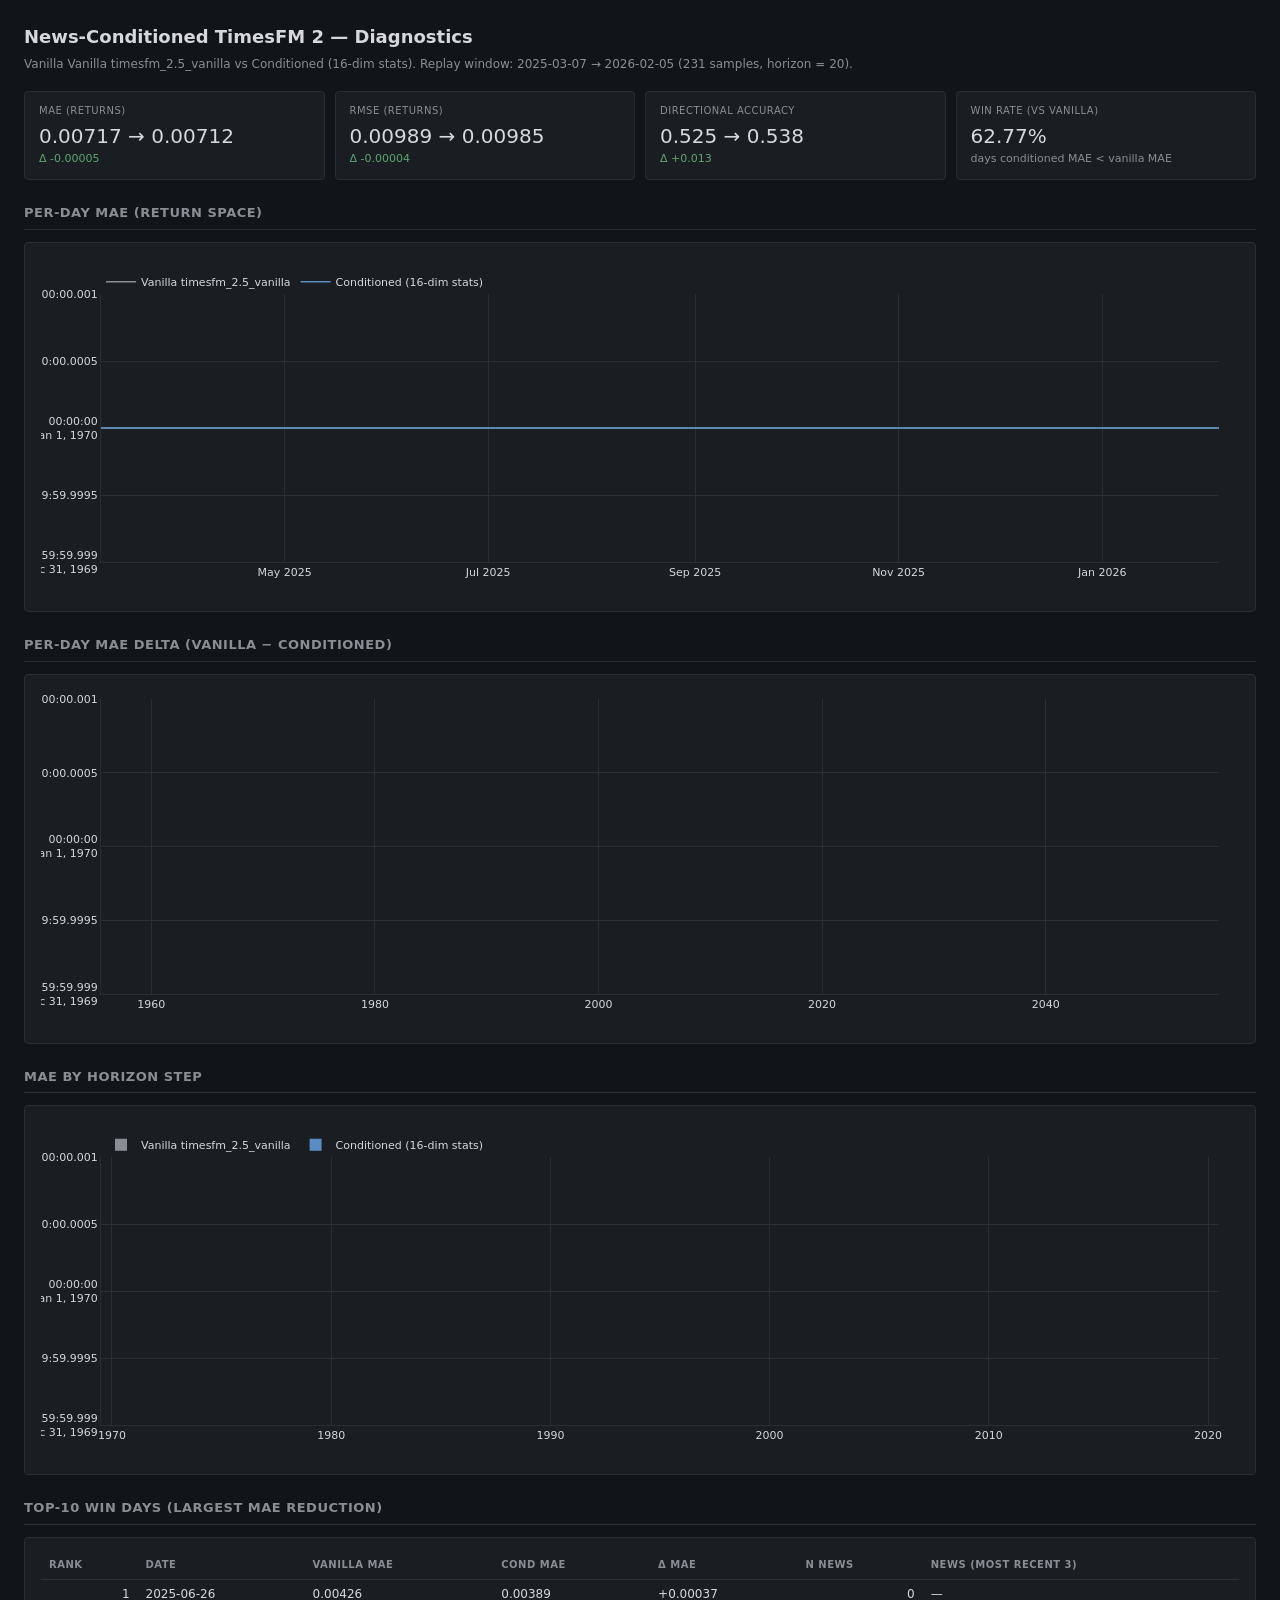
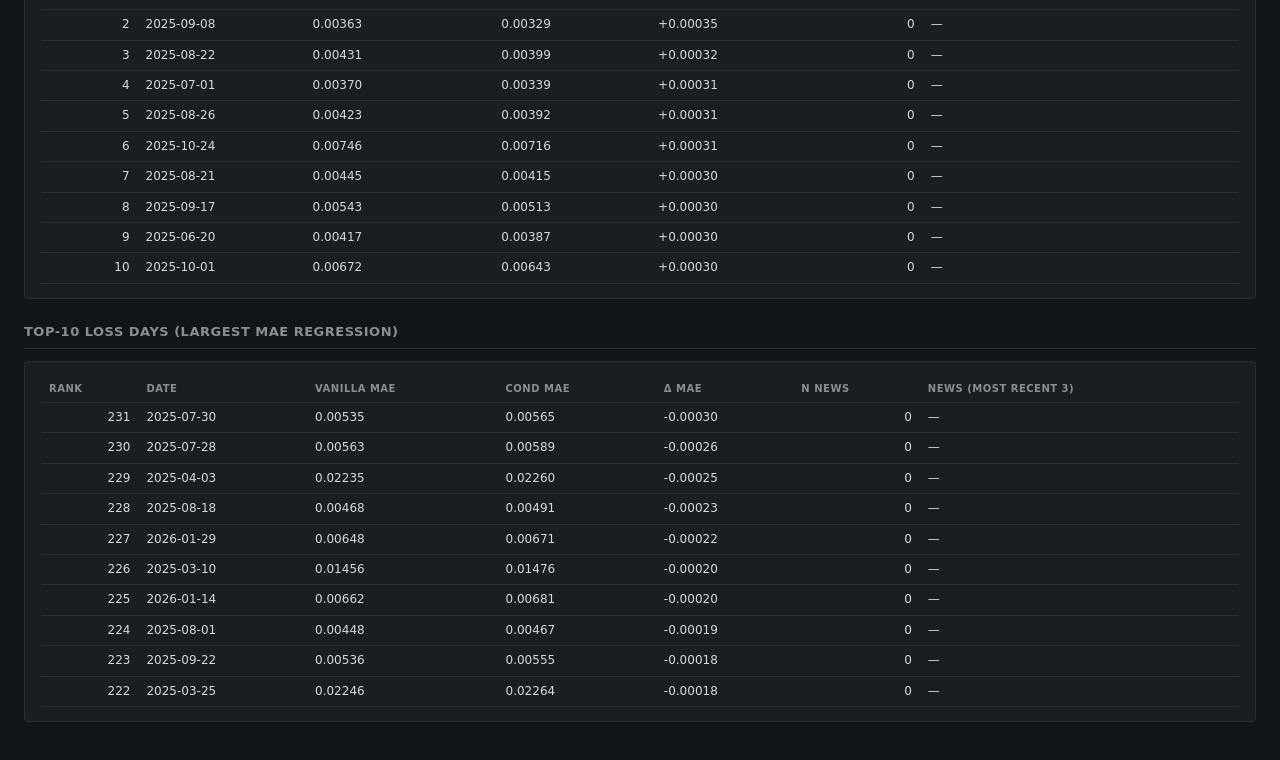
<file: data/conditioning/diagnostics.html>
<!doctype html>
<html lang="en"><head><meta charset="utf-8" />
<title>Conditioning diagnostics</title>
<script src="https://cdn.plot.ly/plotly-2.35.2.min.js"></script>
<style>
  :root {
    --bg:#111418; --panel:#1a1d22; --panel-2:#15181c; --line:#2a2e34;
    --line-2:#353a41; --ink:#d6d8db; --ink-soft:#8a8e94; --ink-dim:#5e6268;
    --accent:#5a8cc4; --green:#5fa572; --red:#c46060; --amber:#c89860;
  }
  body { margin:0; padding:24px; background:var(--bg); color:var(--ink);
         font:13px/1.45 ui-sans-serif, system-ui, sans-serif;
         font-feature-settings:"tnum"; }
  h1 { font-size:18px; font-weight:600; margin:0 0 6px; }
  h2 { font-size:13px; font-weight:600; color:var(--ink-soft);
        text-transform:uppercase; letter-spacing:0.5px;
        border-bottom:1px solid var(--line); padding-bottom:6px; margin:24px 0 12px; }
  .sub { color:var(--ink-soft); margin:0 0 18px; font-size:12px; }
  .panel { background:var(--panel); border:1px solid var(--line); border-radius:4px;
            padding:14px 16px; margin-bottom:14px; }
  .kpis { display:grid; grid-template-columns:repeat(4,1fr); gap:10px; margin-bottom:14px; }
  .kpi  { background:var(--panel); border:1px solid var(--line); border-radius:4px; padding:12px 14px; }
  .kpi-l { font-size:10px; color:var(--ink-soft); text-transform:uppercase; letter-spacing:0.5px; }
  .kpi-v { font-size:20px; font-weight:500; margin-top:3px; font-variant-numeric:tabular-nums; }
  .kpi-d { font-size:11px; color:var(--ink-soft); font-variant-numeric:tabular-nums; }
  .pos { color:var(--green); }  .neg { color:var(--red); }
  table { width:100%; border-collapse:collapse; font-variant-numeric:tabular-nums; }
  th,td { padding:6px 8px; border-bottom:1px solid var(--line); text-align:left; font-size:12px; }
  th  { font-size:10px; text-transform:uppercase; letter-spacing:0.5px; color:var(--ink-soft); }
  .num { text-align:right; }
  .chart { width:100%; height:340px; }
</style></head>
<body>

<h1>News-Conditioned TimesFM 2 — Diagnostics</h1>
<p class="sub">Vanilla Vanilla timesfm_2.5_vanilla vs Conditioned (16-dim stats).
   Replay window: 2025-03-07 → 2026-02-05 (231 samples, horizon = 20).</p>

<div class="kpis">
  <div class="kpi"><div class="kpi-l">MAE (returns)</div>
       <div class="kpi-v">0.00717 → 0.00712</div>
       <div class="kpi-d pos">Δ -0.00005</div></div>
  <div class="kpi"><div class="kpi-l">RMSE (returns)</div>
       <div class="kpi-v">0.00989 → 0.00985</div>
       <div class="kpi-d pos">Δ -0.00004</div></div>
  <div class="kpi"><div class="kpi-l">Directional accuracy</div>
       <div class="kpi-v">0.525 → 0.538</div>
       <div class="kpi-d pos">Δ +0.013</div></div>
  <div class="kpi"><div class="kpi-l">Win rate (vs vanilla)</div>
       <div class="kpi-v">62.77%</div>
       <div class="kpi-d">days conditioned MAE &lt; vanilla MAE</div></div>
</div>

<h2>Per-day MAE (return space)</h2>
<div class="panel"><div id="chart-perday" class="chart"></div></div>

<h2>Per-day MAE delta (vanilla − conditioned)</h2>
<div class="panel"><div id="chart-delta" class="chart"></div></div>

<h2>MAE by horizon step</h2>
<div class="panel"><div id="chart-horizon" class="chart"></div></div>

<h2>Top-10 win days (largest MAE reduction)</h2>
<div class="panel"><table><thead><tr><th>rank</th><th>date</th><th>vanilla MAE</th><th>cond MAE</th><th>Δ MAE</th><th>n news</th><th>news (most recent 3)</th></tr></thead><tbody><tr><td class="num">1</td><td class="">2025-06-26</td><td class="">0.00426</td><td class="">0.00389</td><td class="">+0.00037</td><td class="num">0</td><td class="">—</td></tr><tr><td class="num">2</td><td class="">2025-09-08</td><td class="">0.00363</td><td class="">0.00329</td><td class="">+0.00035</td><td class="num">0</td><td class="">—</td></tr><tr><td class="num">3</td><td class="">2025-08-22</td><td class="">0.00431</td><td class="">0.00399</td><td class="">+0.00032</td><td class="num">0</td><td class="">—</td></tr><tr><td class="num">4</td><td class="">2025-07-01</td><td class="">0.00370</td><td class="">0.00339</td><td class="">+0.00031</td><td class="num">0</td><td class="">—</td></tr><tr><td class="num">5</td><td class="">2025-08-26</td><td class="">0.00423</td><td class="">0.00392</td><td class="">+0.00031</td><td class="num">0</td><td class="">—</td></tr><tr><td class="num">6</td><td class="">2025-10-24</td><td class="">0.00746</td><td class="">0.00716</td><td class="">+0.00031</td><td class="num">0</td><td class="">—</td></tr><tr><td class="num">7</td><td class="">2025-08-21</td><td class="">0.00445</td><td class="">0.00415</td><td class="">+0.00030</td><td class="num">0</td><td class="">—</td></tr><tr><td class="num">8</td><td class="">2025-09-17</td><td class="">0.00543</td><td class="">0.00513</td><td class="">+0.00030</td><td class="num">0</td><td class="">—</td></tr><tr><td class="num">9</td><td class="">2025-06-20</td><td class="">0.00417</td><td class="">0.00387</td><td class="">+0.00030</td><td class="num">0</td><td class="">—</td></tr><tr><td class="num">10</td><td class="">2025-10-01</td><td class="">0.00672</td><td class="">0.00643</td><td class="">+0.00030</td><td class="num">0</td><td class="">—</td></tr></tbody></table></div>

<h2>Top-10 loss days (largest MAE regression)</h2>
<div class="panel"><table><thead><tr><th>rank</th><th>date</th><th>vanilla MAE</th><th>cond MAE</th><th>Δ MAE</th><th>n news</th><th>news (most recent 3)</th></tr></thead><tbody><tr><td class="num">231</td><td class="">2025-07-30</td><td class="">0.00535</td><td class="">0.00565</td><td class="">-0.00030</td><td class="num">0</td><td class="">—</td></tr><tr><td class="num">230</td><td class="">2025-07-28</td><td class="">0.00563</td><td class="">0.00589</td><td class="">-0.00026</td><td class="num">0</td><td class="">—</td></tr><tr><td class="num">229</td><td class="">2025-04-03</td><td class="">0.02235</td><td class="">0.02260</td><td class="">-0.00025</td><td class="num">0</td><td class="">—</td></tr><tr><td class="num">228</td><td class="">2025-08-18</td><td class="">0.00468</td><td class="">0.00491</td><td class="">-0.00023</td><td class="num">0</td><td class="">—</td></tr><tr><td class="num">227</td><td class="">2026-01-29</td><td class="">0.00648</td><td class="">0.00671</td><td class="">-0.00022</td><td class="num">0</td><td class="">—</td></tr><tr><td class="num">226</td><td class="">2025-03-10</td><td class="">0.01456</td><td class="">0.01476</td><td class="">-0.00020</td><td class="num">0</td><td class="">—</td></tr><tr><td class="num">225</td><td class="">2026-01-14</td><td class="">0.00662</td><td class="">0.00681</td><td class="">-0.00020</td><td class="num">0</td><td class="">—</td></tr><tr><td class="num">224</td><td class="">2025-08-01</td><td class="">0.00448</td><td class="">0.00467</td><td class="">-0.00019</td><td class="num">0</td><td class="">—</td></tr><tr><td class="num">223</td><td class="">2025-09-22</td><td class="">0.00536</td><td class="">0.00555</td><td class="">-0.00018</td><td class="num">0</td><td class="">—</td></tr><tr><td class="num">222</td><td class="">2025-03-25</td><td class="">0.02246</td><td class="">0.02264</td><td class="">-0.00018</td><td class="num">0</td><td class="">—</td></tr></tbody></table></div>

<script>
  const PLOTLY_FONT = { color:"#d6d8db", family:"ui-sans-serif, system-ui, sans-serif", size:11 };
  const AXIS = { gridcolor:"#2a2e34", linecolor:"#2a2e34", zerolinecolor:"#2a2e34" };
  const LAYOUT_BASE = {
    margin:{t:10,r:20,b:35,l:60},
    paper_bgcolor:"rgba(0,0,0,0)", plot_bgcolor:"rgba(0,0,0,0)",
    font:PLOTLY_FONT,
    xaxis:AXIS, yaxis:AXIS,
    legend:{ orientation:"h", x:0, y:1.10, font:{size:11} },
  };

  Plotly.react("chart-perday", [{"x": ["2025-03-07T00:00:00", "2025-03-10T00:00:00", "2025-03-11T00:00:00", "2025-03-12T00:00:00", "2025-03-13T00:00:00", "2025-03-14T00:00:00", "2025-03-17T00:00:00", "2025-03-18T00:00:00", "2025-03-19T00:00:00", "2025-03-20T00:00:00", "2025-03-21T00:00:00", "2025-03-24T00:00:00", "2025-03-25T00:00:00", "2025-03-26T00:00:00", "2025-03-27T00:00:00", "2025-03-28T00:00:00", "2025-03-31T00:00:00", "2025-04-01T00:00:00", "2025-04-02T00:00:00", "2025-04-03T00:00:00", "2025-04-04T00:00:00", "2025-04-07T00:00:00", "2025-04-08T00:00:00", "2025-04-09T00:00:00", "2025-04-10T00:00:00", "2025-04-11T00:00:00", "2025-04-14T00:00:00", "2025-04-15T00:00:00", "2025-04-16T00:00:00", "2025-04-17T00:00:00", "2025-04-21T00:00:00", "2025-04-22T00:00:00", "2025-04-23T00:00:00", "2025-04-24T00:00:00", "2025-04-25T00:00:00", "2025-04-28T00:00:00", "2025-04-29T00:00:00", "2025-04-30T00:00:00", "2025-05-01T00:00:00", "2025-05-02T00:00:00", "2025-05-05T00:00:00", "2025-05-06T00:00:00", "2025-05-07T00:00:00", "2025-05-08T00:00:00", "2025-05-09T00:00:00", "2025-05-12T00:00:00", "2025-05-13T00:00:00", "2025-05-14T00:00:00", "2025-05-15T00:00:00", "2025-05-16T00:00:00", "2025-05-19T00:00:00", "2025-05-20T00:00:00", "2025-05-21T00:00:00", "2025-05-22T00:00:00", "2025-05-23T00:00:00", "2025-05-27T00:00:00", "2025-05-28T00:00:00", "2025-05-29T00:00:00", "2025-05-30T00:00:00", "2025-06-02T00:00:00", "2025-06-03T00:00:00", "2025-06-04T00:00:00", "2025-06-05T00:00:00", "2025-06-06T00:00:00", "2025-06-09T00:00:00", "2025-06-10T00:00:00", "2025-06-11T00:00:00", "2025-06-12T00:00:00", "2025-06-13T00:00:00", "2025-06-16T00:00:00", "2025-06-17T00:00:00", "2025-06-18T00:00:00", "2025-06-20T00:00:00", "2025-06-23T00:00:00", "2025-06-24T00:00:00", "2025-06-25T00:00:00", "2025-06-26T00:00:00", "2025-06-27T00:00:00", "2025-06-30T00:00:00", "2025-07-01T00:00:00", "2025-07-02T00:00:00", "2025-07-03T00:00:00", "2025-07-07T00:00:00", "2025-07-08T00:00:00", "2025-07-09T00:00:00", "2025-07-10T00:00:00", "2025-07-11T00:00:00", "2025-07-14T00:00:00", "2025-07-15T00:00:00", "2025-07-16T00:00:00", "2025-07-17T00:00:00", "2025-07-18T00:00:00", "2025-07-21T00:00:00", "2025-07-22T00:00:00", "2025-07-23T00:00:00", "2025-07-24T00:00:00", "2025-07-25T00:00:00", "2025-07-28T00:00:00", "2025-07-29T00:00:00", "2025-07-30T00:00:00", "2025-07-31T00:00:00", "2025-08-01T00:00:00", "2025-08-04T00:00:00", "2025-08-05T00:00:00", "2025-08-06T00:00:00", "2025-08-07T00:00:00", "2025-08-08T00:00:00", "2025-08-11T00:00:00", "2025-08-12T00:00:00", "2025-08-13T00:00:00", "2025-08-14T00:00:00", "2025-08-15T00:00:00", "2025-08-18T00:00:00", "2025-08-19T00:00:00", "2025-08-20T00:00:00", "2025-08-21T00:00:00", "2025-08-22T00:00:00", "2025-08-25T00:00:00", "2025-08-26T00:00:00", "2025-08-27T00:00:00", "2025-08-28T00:00:00", "2025-08-29T00:00:00", "2025-09-02T00:00:00", "2025-09-03T00:00:00", "2025-09-04T00:00:00", "2025-09-05T00:00:00", "2025-09-08T00:00:00", "2025-09-09T00:00:00", "2025-09-10T00:00:00", "2025-09-11T00:00:00", "2025-09-12T00:00:00", "2025-09-15T00:00:00", "2025-09-16T00:00:00", "2025-09-17T00:00:00", "2025-09-18T00:00:00", "2025-09-19T00:00:00", "2025-09-22T00:00:00", "2025-09-23T00:00:00", "2025-09-24T00:00:00", "2025-09-25T00:00:00", "2025-09-26T00:00:00", "2025-09-29T00:00:00", "2025-09-30T00:00:00", "2025-10-01T00:00:00", "2025-10-02T00:00:00", "2025-10-03T00:00:00", "2025-10-06T00:00:00", "2025-10-07T00:00:00", "2025-10-08T00:00:00", "2025-10-09T00:00:00", "2025-10-10T00:00:00", "2025-10-13T00:00:00", "2025-10-14T00:00:00", "2025-10-15T00:00:00", "2025-10-16T00:00:00", "2025-10-17T00:00:00", "2025-10-20T00:00:00", "2025-10-21T00:00:00", "2025-10-22T00:00:00", "2025-10-23T00:00:00", "2025-10-24T00:00:00", "2025-10-27T00:00:00", "2025-10-28T00:00:00", "2025-10-29T00:00:00", "2025-10-30T00:00:00", "2025-10-31T00:00:00", "2025-11-03T00:00:00", "2025-11-04T00:00:00", "2025-11-05T00:00:00", "2025-11-06T00:00:00", "2025-11-07T00:00:00", "2025-11-10T00:00:00", "2025-11-11T00:00:00", "2025-11-12T00:00:00", "2025-11-13T00:00:00", "2025-11-14T00:00:00", "2025-11-17T00:00:00", "2025-11-18T00:00:00", "2025-11-19T00:00:00", "2025-11-20T00:00:00", "2025-11-21T00:00:00", "2025-11-24T00:00:00", "2025-11-25T00:00:00", "2025-11-26T00:00:00", "2025-11-28T00:00:00", "2025-12-01T00:00:00", "2025-12-02T00:00:00", "2025-12-03T00:00:00", "2025-12-04T00:00:00", "2025-12-05T00:00:00", "2025-12-08T00:00:00", "2025-12-09T00:00:00", "2025-12-10T00:00:00", "2025-12-11T00:00:00", "2025-12-12T00:00:00", "2025-12-15T00:00:00", "2025-12-16T00:00:00", "2025-12-17T00:00:00", "2025-12-18T00:00:00", "2025-12-19T00:00:00", "2025-12-22T00:00:00", "2025-12-23T00:00:00", "2025-12-24T00:00:00", "2025-12-26T00:00:00", "2025-12-29T00:00:00", "2025-12-30T00:00:00", "2025-12-31T00:00:00", "2026-01-02T00:00:00", "2026-01-05T00:00:00", "2026-01-06T00:00:00", "2026-01-07T00:00:00", "2026-01-08T00:00:00", "2026-01-09T00:00:00", "2026-01-12T00:00:00", "2026-01-13T00:00:00", "2026-01-14T00:00:00", "2026-01-15T00:00:00", "2026-01-16T00:00:00", "2026-01-20T00:00:00", "2026-01-21T00:00:00", "2026-01-22T00:00:00", "2026-01-23T00:00:00", "2026-01-26T00:00:00", "2026-01-27T00:00:00", "2026-01-28T00:00:00", "2026-01-29T00:00:00", "2026-01-30T00:00:00", "2026-02-02T00:00:00", "2026-02-03T00:00:00", "2026-02-04T00:00:00", "2026-02-05T00:00:00"], "y": [0.014715341851115227, 0.01456346083432436, 0.014003652147948742, 0.018710438162088394, 0.019172394648194313, 0.021580565720796585, 0.019916774705052376, 0.019724952057003975, 0.02066611312329769, 0.020530126988887787, 0.021011164411902428, 0.022607188671827316, 0.022464964538812637, 0.023476872593164444, 0.02305717021226883, 0.022466737776994705, 0.021966371685266495, 0.021712081506848335, 0.021525051444768906, 0.022352643311023712, 0.02077728882431984, 0.017284514382481575, 0.016097068786621094, 0.011831664480268955, 0.011056086048483849, 0.0119797857478261, 0.010640731081366539, 0.010506587103009224, 0.010175446979701519, 0.00810408778488636, 0.006418664939701557, 0.008270928636193275, 0.007450615055859089, 0.007201359607279301, 0.00679838377982378, 0.007621441036462784, 0.007670880760997534, 0.00787638034671545, 0.008129971101880074, 0.007361425552517176, 0.007420684210956097, 0.00678426306694746, 0.007249362766742706, 0.00705766910687089, 0.007077116519212723, 0.0071542211808264256, 0.006107376888394356, 0.005914749577641487, 0.006402397062629461, 0.006870295852422714, 0.006570542696863413, 0.006244224961847067, 0.006855329964309931, 0.0054605454206466675, 0.006125726271420717, 0.005787343718111515, 0.005281978286802769, 0.005562014877796173, 0.005489667411893606, 0.005756931845098734, 0.005699761677533388, 0.005361808929592371, 0.005881891585886478, 0.005602347198873758, 0.0060693006962537766, 0.005128649063408375, 0.0057182228192687035, 0.005351535510271788, 0.004782081115990877, 0.004429525695741177, 0.00500147370621562, 0.005096024367958307, 0.004167881794273853, 0.004451551474630833, 0.004494369961321354, 0.004076030105352402, 0.004260335583239794, 0.003766158130019903, 0.003875200403854251, 0.0036997285205870867, 0.0038061875384300947, 0.003782972227782011, 0.005006399005651474, 0.004624806810170412, 0.005388573743402958, 0.0044770450331270695, 0.0051198555156588554, 0.0046218764036893845, 0.0053653717041015625, 0.005196078214794397, 0.005606876686215401, 0.004578825086355209, 0.0049672918394207954, 0.0049933334812521935, 0.005668337456882, 0.004593180492520332, 0.006170051638036966, 0.005634762346744537, 0.0060310629196465015, 0.005349540151655674, 0.006177316419780254, 0.004480033181607723, 0.005160150583833456, 0.004412456415593624, 0.005457298830151558, 0.005064211320132017, 0.004807586781680584, 0.0043952190317213535, 0.005159187130630016, 0.0044983867555856705, 0.004747473169118166, 0.004704982973635197, 0.004675102420151234, 0.0049809603951871395, 0.004734084941446781, 0.004449337720870972, 0.004308372735977173, 0.0037983511574566364, 0.00423275213688612, 0.004133735317736864, 0.0038902233354747295, 0.00433520320802927, 0.0036034774966537952, 0.0039835418574512005, 0.003562597557902336, 0.0031446509528905153, 0.0036345142871141434, 0.0032998390961438417, 0.0039007607847452164, 0.0036493130028247833, 0.0051222387701272964, 0.005084231961518526, 0.0054457103833556175, 0.005429807584732771, 0.005192701704800129, 0.006147047970443964, 0.005363105330616236, 0.0060235122218728065, 0.006387715693563223, 0.005283674690872431, 0.006396058946847916, 0.006353721953928471, 0.006263492163270712, 0.006723807659000158, 0.006424118764698505, 0.007006920874118805, 0.006451325956732035, 0.00693661579862237, 0.007128092460334301, 0.007234441582113504, 0.006375567056238651, 0.006343725137412548, 0.005983218550682068, 0.005792531184852123, 0.006296929903328419, 0.0062820399180054665, 0.006368321366608143, 0.00677101407200098, 0.006425292696803808, 0.006810030434280634, 0.007461410015821457, 0.007790389470756054, 0.007647885475307703, 0.007968596182763577, 0.007559523917734623, 0.007536968681961298, 0.007480488624423742, 0.007388549391180277, 0.007065161131322384, 0.006704022642225027, 0.006835150066763163, 0.006350292358547449, 0.006006553769111633, 0.006266315467655659, 0.006502039730548859, 0.0060119591653347015, 0.006239644251763821, 0.005675013177096844, 0.005835068877786398, 0.005526470951735973, 0.0054062833078205585, 0.005484011955559254, 0.004551519639790058, 0.004525952972471714, 0.004280455410480499, 0.00398588553071022, 0.004607180133461952, 0.0045160213485360146, 0.004128733649849892, 0.0042747436091303825, 0.004976370837539434, 0.00458513991907239, 0.005028270184993744, 0.004645359702408314, 0.004683272913098335, 0.00445352029055357, 0.0045563033781945705, 0.0037646633572876453, 0.0042029148899018764, 0.004858444444835186, 0.0050809080712497234, 0.004756866488605738, 0.004375704564154148, 0.004830693360418081, 0.005071074701845646, 0.004677619785070419, 0.004789424128830433, 0.00475484412163496, 0.005008508916944265, 0.004446062259376049, 0.00526224821805954, 0.006266546435654163, 0.005922587588429451, 0.006086861249059439, 0.006414376199245453, 0.006615904159843922, 0.006315472070127726, 0.006737908814102411, 0.005607289262115955, 0.00559834111481905, 0.005188979208469391, 0.005700245965272188, 0.006220754235982895, 0.0061047011986374855, 0.00673100957646966, 0.006480874959379435, 0.0063338810577988625, 0.006380981765687466, 0.006964807398617268, 0.007055457681417465, 0.005884639918804169], "name": "Vanilla timesfm_2.5_vanilla", "line": {"color": "#8a8e94", "width": 1.4}, "mode": "lines"}, {"x": ["2025-03-07T00:00:00", "2025-03-10T00:00:00", "2025-03-11T00:00:00", "2025-03-12T00:00:00", "2025-03-13T00:00:00", "2025-03-14T00:00:00", "2025-03-17T00:00:00", "2025-03-18T00:00:00", "2025-03-19T00:00:00", "2025-03-20T00:00:00", "2025-03-21T00:00:00", "2025-03-24T00:00:00", "2025-03-25T00:00:00", "2025-03-26T00:00:00", "2025-03-27T00:00:00", "2025-03-28T00:00:00", "2025-03-31T00:00:00", "2025-04-01T00:00:00", "2025-04-02T00:00:00", "2025-04-03T00:00:00", "2025-04-04T00:00:00", "2025-04-07T00:00:00", "2025-04-08T00:00:00", "2025-04-09T00:00:00", "2025-04-10T00:00:00", "2025-04-11T00:00:00", "2025-04-14T00:00:00", "2025-04-15T00:00:00", "2025-04-16T00:00:00", "2025-04-17T00:00:00", "2025-04-21T00:00:00", "2025-04-22T00:00:00", "2025-04-23T00:00:00", "2025-04-24T00:00:00", "2025-04-25T00:00:00", "2025-04-28T00:00:00", "2025-04-29T00:00:00", "2025-04-30T00:00:00", "2025-05-01T00:00:00", "2025-05-02T00:00:00", "2025-05-05T00:00:00", "2025-05-06T00:00:00", "2025-05-07T00:00:00", "2025-05-08T00:00:00", "2025-05-09T00:00:00", "2025-05-12T00:00:00", "2025-05-13T00:00:00", "2025-05-14T00:00:00", "2025-05-15T00:00:00", "2025-05-16T00:00:00", "2025-05-19T00:00:00", "2025-05-20T00:00:00", "2025-05-21T00:00:00", "2025-05-22T00:00:00", "2025-05-23T00:00:00", "2025-05-27T00:00:00", "2025-05-28T00:00:00", "2025-05-29T00:00:00", "2025-05-30T00:00:00", "2025-06-02T00:00:00", "2025-06-03T00:00:00", "2025-06-04T00:00:00", "2025-06-05T00:00:00", "2025-06-06T00:00:00", "2025-06-09T00:00:00", "2025-06-10T00:00:00", "2025-06-11T00:00:00", "2025-06-12T00:00:00", "2025-06-13T00:00:00", "2025-06-16T00:00:00", "2025-06-17T00:00:00", "2025-06-18T00:00:00", "2025-06-20T00:00:00", "2025-06-23T00:00:00", "2025-06-24T00:00:00", "2025-06-25T00:00:00", "2025-06-26T00:00:00", "2025-06-27T00:00:00", "2025-06-30T00:00:00", "2025-07-01T00:00:00", "2025-07-02T00:00:00", "2025-07-03T00:00:00", "2025-07-07T00:00:00", "2025-07-08T00:00:00", "2025-07-09T00:00:00", "2025-07-10T00:00:00", "2025-07-11T00:00:00", "2025-07-14T00:00:00", "2025-07-15T00:00:00", "2025-07-16T00:00:00", "2025-07-17T00:00:00", "2025-07-18T00:00:00", "2025-07-21T00:00:00", "2025-07-22T00:00:00", "2025-07-23T00:00:00", "2025-07-24T00:00:00", "2025-07-25T00:00:00", "2025-07-28T00:00:00", "2025-07-29T00:00:00", "2025-07-30T00:00:00", "2025-07-31T00:00:00", "2025-08-01T00:00:00", "2025-08-04T00:00:00", "2025-08-05T00:00:00", "2025-08-06T00:00:00", "2025-08-07T00:00:00", "2025-08-08T00:00:00", "2025-08-11T00:00:00", "2025-08-12T00:00:00", "2025-08-13T00:00:00", "2025-08-14T00:00:00", "2025-08-15T00:00:00", "2025-08-18T00:00:00", "2025-08-19T00:00:00", "2025-08-20T00:00:00", "2025-08-21T00:00:00", "2025-08-22T00:00:00", "2025-08-25T00:00:00", "2025-08-26T00:00:00", "2025-08-27T00:00:00", "2025-08-28T00:00:00", "2025-08-29T00:00:00", "2025-09-02T00:00:00", "2025-09-03T00:00:00", "2025-09-04T00:00:00", "2025-09-05T00:00:00", "2025-09-08T00:00:00", "2025-09-09T00:00:00", "2025-09-10T00:00:00", "2025-09-11T00:00:00", "2025-09-12T00:00:00", "2025-09-15T00:00:00", "2025-09-16T00:00:00", "2025-09-17T00:00:00", "2025-09-18T00:00:00", "2025-09-19T00:00:00", "2025-09-22T00:00:00", "2025-09-23T00:00:00", "2025-09-24T00:00:00", "2025-09-25T00:00:00", "2025-09-26T00:00:00", "2025-09-29T00:00:00", "2025-09-30T00:00:00", "2025-10-01T00:00:00", "2025-10-02T00:00:00", "2025-10-03T00:00:00", "2025-10-06T00:00:00", "2025-10-07T00:00:00", "2025-10-08T00:00:00", "2025-10-09T00:00:00", "2025-10-10T00:00:00", "2025-10-13T00:00:00", "2025-10-14T00:00:00", "2025-10-15T00:00:00", "2025-10-16T00:00:00", "2025-10-17T00:00:00", "2025-10-20T00:00:00", "2025-10-21T00:00:00", "2025-10-22T00:00:00", "2025-10-23T00:00:00", "2025-10-24T00:00:00", "2025-10-27T00:00:00", "2025-10-28T00:00:00", "2025-10-29T00:00:00", "2025-10-30T00:00:00", "2025-10-31T00:00:00", "2025-11-03T00:00:00", "2025-11-04T00:00:00", "2025-11-05T00:00:00", "2025-11-06T00:00:00", "2025-11-07T00:00:00", "2025-11-10T00:00:00", "2025-11-11T00:00:00", "2025-11-12T00:00:00", "2025-11-13T00:00:00", "2025-11-14T00:00:00", "2025-11-17T00:00:00", "2025-11-18T00:00:00", "2025-11-19T00:00:00", "2025-11-20T00:00:00", "2025-11-21T00:00:00", "2025-11-24T00:00:00", "2025-11-25T00:00:00", "2025-11-26T00:00:00", "2025-11-28T00:00:00", "2025-12-01T00:00:00", "2025-12-02T00:00:00", "2025-12-03T00:00:00", "2025-12-04T00:00:00", "2025-12-05T00:00:00", "2025-12-08T00:00:00", "2025-12-09T00:00:00", "2025-12-10T00:00:00", "2025-12-11T00:00:00", "2025-12-12T00:00:00", "2025-12-15T00:00:00", "2025-12-16T00:00:00", "2025-12-17T00:00:00", "2025-12-18T00:00:00", "2025-12-19T00:00:00", "2025-12-22T00:00:00", "2025-12-23T00:00:00", "2025-12-24T00:00:00", "2025-12-26T00:00:00", "2025-12-29T00:00:00", "2025-12-30T00:00:00", "2025-12-31T00:00:00", "2026-01-02T00:00:00", "2026-01-05T00:00:00", "2026-01-06T00:00:00", "2026-01-07T00:00:00", "2026-01-08T00:00:00", "2026-01-09T00:00:00", "2026-01-12T00:00:00", "2026-01-13T00:00:00", "2026-01-14T00:00:00", "2026-01-15T00:00:00", "2026-01-16T00:00:00", "2026-01-20T00:00:00", "2026-01-21T00:00:00", "2026-01-22T00:00:00", "2026-01-23T00:00:00", "2026-01-26T00:00:00", "2026-01-27T00:00:00", "2026-01-28T00:00:00", "2026-01-29T00:00:00", "2026-01-30T00:00:00", "2026-02-02T00:00:00", "2026-02-03T00:00:00", "2026-02-04T00:00:00", "2026-02-05T00:00:00"], "y": [0.01468629576265812, 0.014762109145522118, 0.014150540344417095, 0.01871110498905182, 0.019319582730531693, 0.02157331071794033, 0.020066073164343834, 0.019825529307127, 0.020677711814641953, 0.02058236300945282, 0.021095244213938713, 0.022721590474247932, 0.02264465019106865, 0.023478932678699493, 0.023142198100686073, 0.022430285811424255, 0.021966831758618355, 0.02180713601410389, 0.021468672901391983, 0.022604038938879967, 0.020769353955984116, 0.01732233725488186, 0.016059493646025658, 0.011742395348846912, 0.011082095094025135, 0.011915015056729317, 0.010654140263795853, 0.01056894101202488, 0.010122162289917469, 0.008175332099199295, 0.006283577531576157, 0.008147205226123333, 0.007505323737859726, 0.007116646505892277, 0.006663990207016468, 0.007536754012107849, 0.007620177231729031, 0.007676577661186457, 0.008225936442613602, 0.007185596972703934, 0.007484024856239557, 0.0068000988103449345, 0.007231634110212326, 0.006986620370298624, 0.00698611605912447, 0.007079571485519409, 0.006087775342166424, 0.00562315946444869, 0.0065259686671197414, 0.006720089819282293, 0.006722825113683939, 0.006194468587636948, 0.0069978125393390656, 0.0054700979962944984, 0.006102076731622219, 0.0056374226696789265, 0.005288341548293829, 0.0053699808195233345, 0.005404123105108738, 0.00569581612944603, 0.0055564530193805695, 0.005270359106361866, 0.00580358412116766, 0.005458897911012173, 0.005897860508412123, 0.004888078663498163, 0.005590551532804966, 0.005258825607597828, 0.00478748744353652, 0.004332105163484812, 0.005048468243330717, 0.004865099210292101, 0.0038711577653884888, 0.0043051838874816895, 0.00422105984762311, 0.003828867105767131, 0.003894087625667453, 0.0036245870869606733, 0.003704878268763423, 0.0033883925061672926, 0.003778888378292322, 0.003769282717257738, 0.004815706051886082, 0.0045805941335856915, 0.005127159878611565, 0.004499056376516819, 0.0050455378368496895, 0.004610330332070589, 0.005171068944036961, 0.005152586847543716, 0.005442238412797451, 0.004386428743600845, 0.004872714169323444, 0.004913955926895142, 0.005491259973496199, 0.004740436561405659, 0.006014735903590918, 0.005892398301512003, 0.006001878529787064, 0.005653311964124441, 0.006136923097074032, 0.004670090042054653, 0.005229945760220289, 0.004428913351148367, 0.005423232447355986, 0.005081044044345617, 0.004670391324907541, 0.004405873827636242, 0.005018559284508228, 0.004614959470927715, 0.004763077013194561, 0.004663833416998386, 0.00490831071510911, 0.004923028405755758, 0.004729429259896278, 0.0041480050422251225, 0.003991306759417057, 0.0038751207757741213, 0.003923403564840555, 0.004147626459598541, 0.003914969507604837, 0.004215025808662176, 0.0035149063915014267, 0.003757365746423602, 0.003389313817024231, 0.003151278244331479, 0.00328628346323967, 0.003149690805003047, 0.0036530629731714725, 0.0036631759721785784, 0.004925900138914585, 0.005019948817789555, 0.005356320179998875, 0.005132714752107859, 0.0052055553533136845, 0.005869073327630758, 0.005546451546251774, 0.005900811403989792, 0.006274056620895863, 0.005240229889750481, 0.006104619242250919, 0.006154070142656565, 0.006203295197337866, 0.006428027059882879, 0.006509894039481878, 0.006796466652303934, 0.006460314150899649, 0.006703805178403854, 0.006890793796628714, 0.007338618393987417, 0.006228857208043337, 0.006200315430760384, 0.005773718003183603, 0.005632230080664158, 0.006262223236262798, 0.006128985434770584, 0.006290324963629246, 0.006641518324613571, 0.006291024386882782, 0.006845804862678051, 0.007155243307352066, 0.007929990999400616, 0.007518039550632238, 0.007875636219978333, 0.007641067262738943, 0.00739490520209074, 0.0074961381033062935, 0.00744269136339426, 0.006933195982128382, 0.006672280840575695, 0.006615775171667337, 0.0062314607203006744, 0.00587898213416338, 0.00615962827578187, 0.006547963712364435, 0.0059704165905714035, 0.006227589212357998, 0.00580967590212822, 0.005730225704610348, 0.00542909512296319, 0.005232092924416065, 0.0052664922550320625, 0.004495243541896343, 0.0043807970359921455, 0.004181324504315853, 0.0040510715916752815, 0.004554154817014933, 0.004360788036137819, 0.004089796915650368, 0.004285425879061222, 0.004919769242405891, 0.0045010121539235115, 0.005083920434117317, 0.004788822494447231, 0.004817997571080923, 0.0043956562876701355, 0.004565026145428419, 0.003774113953113556, 0.004158241208642721, 0.004706240259110928, 0.00501741049811244, 0.004772509448230267, 0.004432972054928541, 0.004770876839756966, 0.005067360587418079, 0.0046884142793715, 0.004896286875009537, 0.004632886499166489, 0.004961114376783371, 0.004293639212846756, 0.005399751011282206, 0.006069659721106291, 0.0060246787033975124, 0.006148217245936394, 0.006407429464161396, 0.006812511943280697, 0.006447734776884317, 0.006788894534111023, 0.005577675998210907, 0.005576725117862225, 0.005271122790873051, 0.005842136684805155, 0.006149606313556433, 0.006241399794816971, 0.006750198546797037, 0.006705599371343851, 0.006426114588975906, 0.0065148212015628815, 0.0069481744430959225, 0.007079781498759985, 0.005684796255081892], "name": "Conditioned (16-dim stats)", "line": {"color": "#5a8cc4", "width": 1.6}, "mode": "lines"}], Object.assign({}, LAYOUT_BASE),
               {displayModeBar:false, responsive:true});
  Plotly.react("chart-delta",  [{"x": [0, 1, 2, 3, 4, 5, 6, 7, 8, 9, 10, 11, 12, 13, 14, 15, 16, 17, 18, 19, 20, 21, 22, 23, 24, 25, 26, 27, 28, 29, 30, 31, 32, 33, 34, 35, 36, 37, 38, 39, 40, 41, 42, 43, 44, 45, 46, 47, 48, 49, 50, 51, 52, 53, 54, 55, 56, 57, 58, 59, 60, 61, 62, 63, 64, 65, 66, 67, 68, 69, 70, 71, 72, 73, 74, 75, 76, 77, 78, 79, 80, 81, 82, 83, 84, 85, 86, 87, 88, 89, 90, 91, 92, 93, 94, 95, 96, 97, 98, 99, 100, 101, 102, 103, 104, 105, 106, 107, 108, 109, 110, 111, 112, 113, 114, 115, 116, 117, 118, 119, 120, 121, 122, 123, 124, 125, 126, 127, 128, 129, 130, 131, 132, 133, 134, 135, 136, 137, 138, 139, 140, 141, 142, 143, 144, 145, 146, 147, 148, 149, 150, 151, 152, 153, 154, 155, 156, 157, 158, 159, 160, 161, 162, 163, 164, 165, 166, 167, 168, 169, 170, 171, 172, 173, 174, 175, 176, 177, 178, 179, 180, 181, 182, 183, 184, 185, 186, 187, 188, 189, 190, 191, 192, 193, 194, 195, 196, 197, 198, 199, 200, 201, 202, 203, 204, 205, 206, 207, 208, 209, 210, 211, 212, 213, 214, 215, 216, 217, 218, 219, 220, 221, 222, 223, 224, 225, 226, 227, 228, 229, 230], "y": [0.00036624795757234097, 0.00034823082387447357, 0.0003170659765601158, 0.0003113360144197941, 0.00030934857204556465, 0.00030616670846939087, 0.00030133267864584923, 0.00029709283262491226, 0.00029672402888536453, 0.00029578059911727905, 0.0002915901131927967, 0.0002914397045969963, 0.0002779746428132057, 0.0002733101136982441, 0.0002614138647913933, 0.0002476978115737438, 0.0002471629995852709, 0.00024057039991021156, 0.0002372986637055874, 0.0002328106202185154, 0.00023092515766620636, 0.00022617611102759838, 0.0002193748950958252, 0.00021751970052719116, 0.00021045422181487083, 0.00020950054749846458, 0.0001998436637222767, 0.0001998026855289936, 0.0001996518112719059, 0.00019688671454787254, 0.00019633863121271133, 0.0001943027600646019, 0.00019239634275436401, 0.0001920340582728386, 0.0001906929537653923, 0.00017707748338580132, 0.00017582857981324196, 0.00017419038340449333, 0.00017328374087810516, 0.00017144018784165382, 0.00017032213509082794, 0.00016463827341794968, 0.0001603011041879654, 0.00015531573444604874, 0.00015523331239819527, 0.00015305448323488235, 0.00015242304652929306, 0.00015220418572425842, 0.00015020603314042091, 0.00015014829114079475, 0.00014992104843258858, 0.0001467098481953144, 0.00014636758714914322, 0.00014515593647956848, 0.00014344928786158562, 0.00014340970665216446, 0.00014330865815281868, 0.00014206347987055779, 0.00014157104305922985, 0.00014062784612178802, 0.00013719545677304268, 0.00013508740812540054, 0.000134393572807312, 0.00013426830992102623, 0.00013196514919400215, 0.00012984592467546463, 0.0001294957473874092, 0.0001276712864637375, 0.00012757163494825363, 0.00012372341006994247, 0.00012270081788301468, 0.00012195762246847153, 0.00012017739936709404, 0.00011883163824677467, 0.0001136590726673603, 0.00010668719187378883, 0.00010484317317605019, 9.913090616464615e-05, 9.742053225636482e-05, 9.737582877278328e-05, 9.457767009735107e-05, 9.295996278524399e-05, 9.270990267395973e-05, 9.144982323050499e-05, 9.100046008825302e-05, 8.939020335674286e-05, 8.926913142204285e-05, 8.857110515236855e-05, 8.554430678486824e-05, 8.471310138702393e-05, 8.468702435493469e-05, 8.41277651488781e-05, 7.937755435705185e-05, 7.830746471881866e-05, 7.79964029788971e-05, 7.464969530701637e-05, 7.431767880916595e-05, 7.114792242646217e-05, 7.104873657226562e-05, 6.477069109678268e-05, 6.428314372897148e-05, 6.349757313728333e-05, 6.111571565270424e-05, 6.019696593284607e-05, 5.9816520661115646e-05, 5.7931989431381226e-05, 5.7864002883434296e-05, 5.6601595133543015e-05, 5.637854337692261e-05, 5.6276097893714905e-05, 5.328468978404999e-05, 5.302531644701958e-05, 5.070352926850319e-05, 4.975637421011925e-05, 4.7394540160894394e-05, 4.4673681259155273e-05, 4.421267658472061e-05, 4.3491367250680923e-05, 4.344480112195015e-05, 4.1542574763298035e-05, 4.11495566368103e-05, 4.0393322706222534e-05, 3.8936734199523926e-05, 3.7575140595436096e-05, 3.645196557044983e-05, 3.470666706562042e-05, 3.406638279557228e-05, 3.1741801649332047e-05, 2.961326390504837e-05, 2.9184389859437943e-05, 2.9046088457107544e-05, 2.729916013777256e-05, 2.3649539798498154e-05, 2.1615996956825256e-05, 1.9601546227931976e-05, 1.772865653038025e-05, 1.663295552134514e-05, 1.3689510524272919e-05, 1.2055039405822754e-05, 1.1546071618795395e-05, 7.934868335723877e-06, 7.255002856254578e-06, 6.946735084056854e-06, 4.655681550502777e-06, 3.7141144275665283e-06, -4.600733518600464e-07, -6.668269634246826e-07, -2.0600855350494385e-06, -5.406327545642853e-06, -6.363261491060257e-06, -6.627291440963745e-06, -8.722767233848572e-06, -8.988194167613983e-06, -9.450595825910568e-06, -9.552575647830963e-06, -1.0654795914888382e-05, -1.0682269930839539e-05, -1.0794494301080704e-05, -1.159869134426117e-05, -1.2853648513555527e-05, -1.340918242931366e-05, -1.3862969353795052e-05, -1.389114186167717e-05, -1.5603844076395035e-05, -1.5642959624528885e-05, -1.5649478882551193e-05, -1.583574339747429e-05, -1.6456935554742813e-05, -1.683272421360016e-05, -1.918897032737732e-05, -2.2011343389749527e-05, -2.432381734251976e-05, -2.474617213010788e-05, -2.600904554128647e-05, -3.577442839741707e-05, -3.7822872400283813e-05, -4.592398181557655e-05, -4.6994537115097046e-05, -5.098572000861168e-05, -5.223602056503296e-05, -5.4141972213983536e-05, -5.4708682000637054e-05, -5.56502491235733e-05, -5.726749077439308e-05, -6.135599687695503e-05, -6.235390901565552e-05, -6.334064528346062e-05, -6.518606096506119e-05, -6.979517638683319e-05, -7.124431431293488e-05, -7.676961831748486e-05, -8.154334500432014e-05, -8.214358240365982e-05, -8.40798020362854e-05, -8.502788841724396e-05, -8.577527478337288e-05, -9.223353117704391e-05, -9.50545072555542e-05, -9.596534073352814e-05, -0.00010057725012302399, -0.00010209111496806145, -0.00010417681187391281, -0.00010686274617910385, -0.00011440180242061615, -0.00011657271534204483, -0.00012357160449028015, -0.0001322627067565918, -0.0001338394358754158, -0.00013466272503137589, -0.00013472465798258781, -0.00013669859617948532, -0.0001375027932226658, -0.00013960152864456177, -0.00014189071953296661, -0.00014248257502913475, -0.00014346279203891754, -0.00014688819646835327, -0.00014718808233737946, -0.00014725606888532639, -0.00014929845929145813, -0.00015228241682052612, -0.00017968565225601196, -0.0001833462156355381, -0.00019005686044692993, -0.0001966077834367752, -0.00019864831119775772, -0.0002247244119644165, -0.0002332082949578762, -0.0002513956278562546, -0.0002576359547674656, -0.00030377181246876717], "type": "bar", "marker": {"color": ["#5fa572", "#5fa572", "#5fa572", "#5fa572", "#5fa572", "#5fa572", "#5fa572", "#5fa572", "#5fa572", "#5fa572", "#5fa572", "#5fa572", "#5fa572", "#5fa572", "#5fa572", "#5fa572", "#5fa572", "#5fa572", "#5fa572", "#5fa572", "#5fa572", "#5fa572", "#5fa572", "#5fa572", "#5fa572", "#5fa572", "#5fa572", "#5fa572", "#5fa572", "#5fa572", "#5fa572", "#5fa572", "#5fa572", "#5fa572", "#5fa572", "#5fa572", "#5fa572", "#5fa572", "#5fa572", "#5fa572", "#5fa572", "#5fa572", "#5fa572", "#5fa572", "#5fa572", "#5fa572", "#5fa572", "#5fa572", "#5fa572", "#5fa572", "#5fa572", "#5fa572", "#5fa572", "#5fa572", "#5fa572", "#5fa572", "#5fa572", "#5fa572", "#5fa572", "#5fa572", "#5fa572", "#5fa572", "#5fa572", "#5fa572", "#5fa572", "#5fa572", "#5fa572", "#5fa572", "#5fa572", "#5fa572", "#5fa572", "#5fa572", "#5fa572", "#5fa572", "#5fa572", "#5fa572", "#5fa572", "#5fa572", "#5fa572", "#5fa572", "#5fa572", "#5fa572", "#5fa572", "#5fa572", "#5fa572", "#5fa572", "#5fa572", "#5fa572", "#5fa572", "#5fa572", "#5fa572", "#5fa572", "#5fa572", "#5fa572", "#5fa572", "#5fa572", "#5fa572", "#5fa572", "#5fa572", "#5fa572", "#5fa572", "#5fa572", "#5fa572", "#5fa572", "#5fa572", "#5fa572", "#5fa572", "#5fa572", "#5fa572", "#5fa572", "#5fa572", "#5fa572", "#5fa572", "#5fa572", "#5fa572", "#5fa572", "#5fa572", "#5fa572", "#5fa572", "#5fa572", "#5fa572", "#5fa572", "#5fa572", "#5fa572", "#5fa572", "#5fa572", "#5fa572", "#5fa572", "#5fa572", "#5fa572", "#5fa572", "#5fa572", "#5fa572", "#5fa572", "#5fa572", "#5fa572", "#5fa572", "#5fa572", "#5fa572", "#5fa572", "#5fa572", "#5fa572", "#5fa572", "#5fa572", "#5fa572", "#c46060", "#c46060", "#c46060", "#c46060", "#c46060", "#c46060", "#c46060", "#c46060", "#c46060", "#c46060", "#c46060", "#c46060", "#c46060", "#c46060", "#c46060", "#c46060", "#c46060", "#c46060", "#c46060", "#c46060", "#c46060", "#c46060", "#c46060", "#c46060", "#c46060", "#c46060", "#c46060", "#c46060", "#c46060", "#c46060", "#c46060", "#c46060", "#c46060", "#c46060", "#c46060", "#c46060", "#c46060", "#c46060", "#c46060", "#c46060", "#c46060", "#c46060", "#c46060", "#c46060", "#c46060", "#c46060", "#c46060", "#c46060", "#c46060", "#c46060", "#c46060", "#c46060", "#c46060", "#c46060", "#c46060", "#c46060", "#c46060", "#c46060", "#c46060", "#c46060", "#c46060", "#c46060", "#c46060", "#c46060", "#c46060", "#c46060", "#c46060", "#c46060", "#c46060", "#c46060", "#c46060", "#c46060", "#c46060", "#c46060", "#c46060", "#c46060", "#c46060", "#c46060", "#c46060", "#c46060", "#c46060", "#c46060", "#c46060", "#c46060", "#c46060", "#c46060"]}, "name": "\u0394 MAE (vanilla \u2212 cond)"}],  Object.assign({}, LAYOUT_BASE),
               {displayModeBar:false, responsive:true});
  Plotly.react("chart-horizon",[{"x": [1, 2, 3, 4, 5, 6, 7, 8, 9, 10, 11, 12, 13, 14, 15, 16, 17, 18, 19, 20], "y": [0.010295169427990913, 0.007212229538708925, 0.007134093903005123, 0.00709714088588953, 0.007281015627086163, 0.007039370480924845, 0.007028526626527309, 0.007242464926093817, 0.00685810437425971, 0.006967572495341301, 0.007028189022094011, 0.006921051070094109, 0.0069356150925159454, 0.007012087386101484, 0.006898460444062948, 0.006940203253179789, 0.006898839958012104, 0.007033346686512232, 0.00690644234418869, 0.006716533098369837], "type": "bar", "name": "Vanilla timesfm_2.5_vanilla", "marker": {"color": "#8a8e94"}}, {"x": [1, 2, 3, 4, 5, 6, 7, 8, 9, 10, 11, 12, 13, 14, 15, 16, 17, 18, 19, 20], "y": [0.01020944956690073, 0.0071515850722789764, 0.007085839752107859, 0.0070976316928863525, 0.007161685731261969, 0.00703168660402298, 0.00701984902843833, 0.006984035484492779, 0.0068647111766040325, 0.0069314585998654366, 0.00701110577210784, 0.006903344765305519, 0.006916865240782499, 0.006966363172978163, 0.006898891180753708, 0.006819417234510183, 0.006894415710121393, 0.006904049776494503, 0.006911423988640308, 0.006705746054649353], "type": "bar", "name": "Conditioned (16-dim stats)", "marker": {"color": "#5a8cc4"}}],Object.assign({}, LAYOUT_BASE),
               {displayModeBar:false, responsive:true});
</script>
</body></html>
</file>
